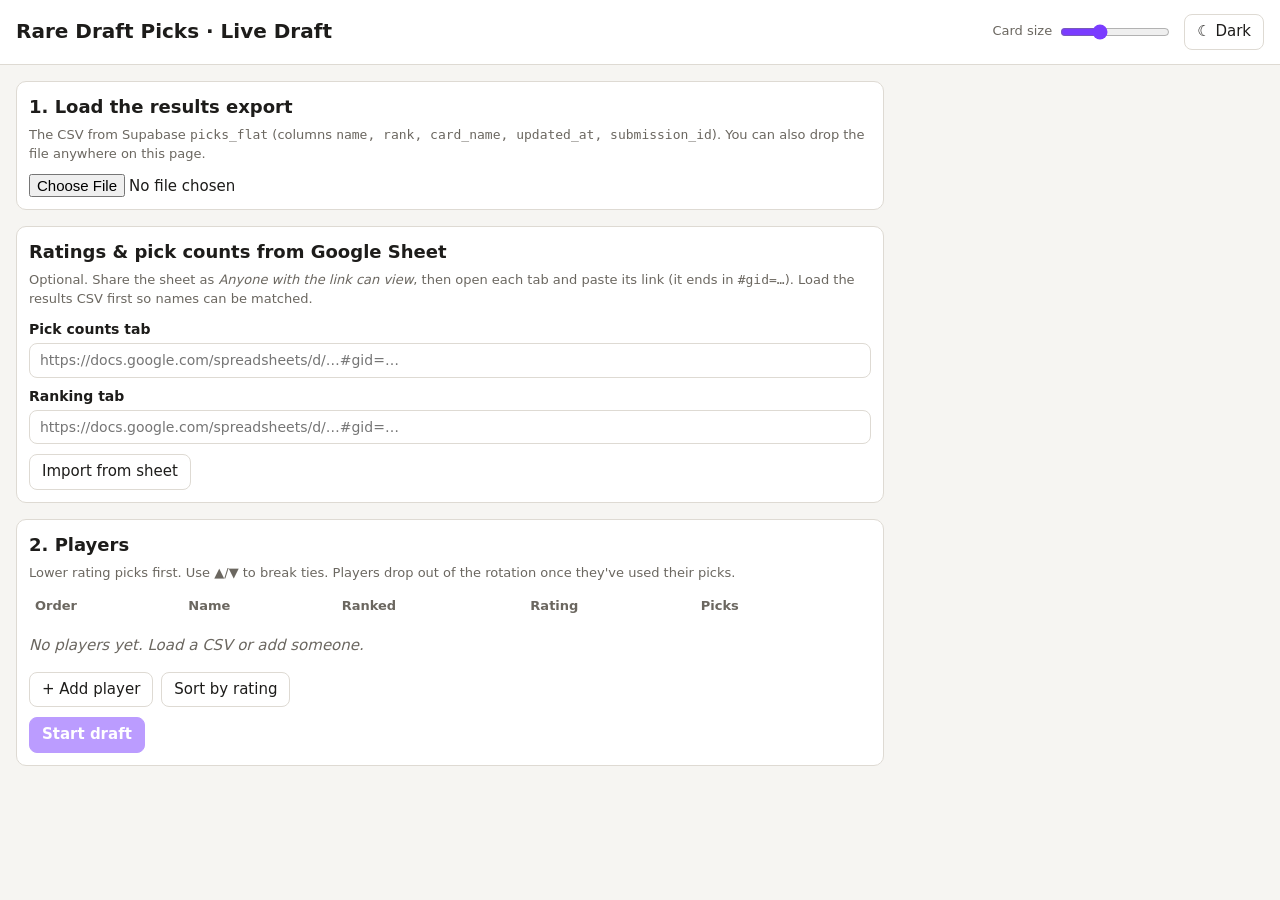
<file: draft.html>
<!doctype html>
<html lang="en">
<head>
  <meta charset="utf-8">
  <meta name="viewport" content="width=device-width, initial-scale=1">
  <title>Live Draft</title>
  <link rel="stylesheet" href="styles.css">
  <link rel="stylesheet" href="draft.css">
  <script src="theme.js"></script>
  <script src="cardsize.js"></script>
</head>
<body>
  <header class="topbar">
    <h1 id="title">Live Draft</h1>
    <div class="topbar-actions">
      <span id="progress" class="deadline" hidden></span>
      <label class="card-size">Card size <input id="card-size" type="range" min="0.6" max="1.8" step="0.05" value="1"></label>
      <button id="undo" type="button" hidden>↶ Undo last pick</button>
      <button id="to-setup" type="button" hidden>Players</button>
      <button id="reset" type="button" class="link">Reset draft</button>
      <button id="theme-toggle" type="button"></button>
    </div>
  </header>

  <!-- ------------------------------------------------------------ setup -->
  <main id="setup" class="view" hidden>
    <section class="pane">
      <h2>1. Load the results export</h2>
      <p class="hint">The CSV from Supabase <code>picks_flat</code> (columns <code>name, rank, card_name, updated_at, submission_id</code>). You can also drop the file anywhere on this page.</p>
      <input id="csv" type="file" accept=".csv,text/csv">
      <span id="csv-status" class="status" role="status"></span>
    </section>

    <section class="pane">
      <h2>Ratings &amp; pick counts from Google Sheet</h2>
      <p class="hint">Optional. Share the sheet as <em>Anyone with the link can view</em>, then open each tab and paste its link (it ends in <code>#gid=…</code>). Load the results CSV first so names can be matched.</p>
      <div class="sheet-links">
        <label>Pick counts tab <input id="sheet-picks" type="text" placeholder="https://docs.google.com/spreadsheets/d/…#gid=…"></label>
        <label>Ranking tab <input id="sheet-rank" type="text" placeholder="https://docs.google.com/spreadsheets/d/…#gid=…"></label>
      </div>
      <div class="row">
        <button id="sheet-import" type="button">Import from sheet</button>
        <span id="sheet-status" class="status" role="status"></span>
      </div>
    </section>

    <section class="pane">
      <h2>2. Players</h2>
      <p class="hint">Lower rating picks first. Use ▲/▼ to break ties. Players drop out of the rotation once they've used their picks.</p>
      <table class="players">
        <thead>
          <tr><th>Order</th><th>Name</th><th>Ranked</th><th>Rating</th><th>Picks</th><th></th></tr>
        </thead>
        <tbody id="player-rows"></tbody>
      </table>
      <p id="no-players" class="empty">No players yet. Load a CSV or add someone.</p>
      <div class="row">
        <button id="add-player" type="button">+ Add player</button>
        <button id="sort-rating" type="button">Sort by rating</button>
      </div>
      <ul id="warnings" class="warnings"></ul>
      <div class="row">
        <button id="start" class="primary" type="button">Start draft</button>
      </div>
    </section>
  </main>

  <!-- ------------------------------------------------------------ draft -->
  <main id="draft" class="view" hidden>
    <section class="upnext" aria-label="Up next">
      <span class="muted">Up next:</span>
      <ol id="upnext"></ol>
    </section>

    <div class="draft-cols">
      <section class="pane clock" aria-label="On the clock">
        <div class="clock-head">
          <div>
            <div class="muted small">On the clock</div>
            <h2 id="clock-name"></h2>
            <div id="clock-meta" class="muted"></div>
          </div>
          <div class="confirm-box">
            <div id="selected" class="selected muted">Select a card</div>
            <button id="confirm" class="primary big" type="button" disabled>Confirm pick</button>
          <button id="pass" class="link" type="button" title="For a player with nothing left on their list: they take their remaining picks after everyone else is done">Pass to end</button>
          <button id="skip" class="link" type="button" title="Use up this pick without taking a card, e.g. for a card that isn't in the app">Skip this pick</button>
          </div>
        </div>

        <h3>Highest available from their list</h3>
        <div id="prefs" class="grid big-grid"></div>
        <p id="prefs-empty" class="empty" hidden>Nothing from their list is left.</p>
        <button id="more" type="button" class="link" hidden></button>

        <h3>Other card…</h3>
        <input id="pool-search" type="search" placeholder="Search the remaining pool, e.g. t:creature o:draw mv&lt;=3" title="Scryfall-style search: o: t: c: id: m: mv: pow: tou: r: kw: is:, plus or, - and ( )">
        <div id="pool" class="grid pool-grid"></div>
        <p id="pool-shown" class="muted small"></p>
      </section>

      <aside class="pane log" aria-label="Drafted so far">
        <h2>Drafted</h2>
        <div id="log"></div>
      </aside>
    </div>
  </main>

  <!-- ------------------------------------------------------------ results -->
  <main id="done" class="view" hidden>
    <section class="pane">
      <div class="row spread">
        <h2>Draft complete</h2>
        <div class="row">
          <button id="back-to-draft" type="button">↶ Undo last pick</button>
          <button id="export" class="primary" type="button">Export CSV</button>
        </div>
      </div>
      <div id="results" class="results"></div>
    </section>
  </main>

  <dialog id="sheet-review">
    <h2>Check the sheet import</h2>
    <div class="colmap">
      <span>Pick counts tab: name <select id="col-p-name"></select> picks <select id="col-p-picks"></select></span>
      <span>Ranking tab: name <select id="col-r-name"></select> rank <select id="col-r-rating"></select></span>
    </div>
    <p class="hint">Rows marked <strong>check</strong> are best guesses. Pick the right submission or choose “New player” / “Skip”.</p>
    <div class="review-wrap">
      <table class="players review">
        <thead><tr><th>Sheet name</th><th>Rank</th><th>Picks</th><th>Submitted list</th><th></th></tr></thead>
        <tbody id="review-rows"></tbody>
      </table>
    </div>
    <ul id="review-notes" class="warnings"></ul>
    <div class="row">
      <button id="review-apply" class="primary" type="button">Apply</button>
      <button id="review-cancel" type="button">Cancel</button>
    </div>
  </dialog>

  <dialog id="zoom">
    <div class="zoom-imgs"></div>
    <form method="dialog"><button class="primary">Close</button></form>
  </dialog>

  <script src="config.js"></script>
  <script src="scryfall-search.js"></script>
  <script src="draft.js"></script>
</body>
</html>
</file>
<file: styles.css>
:root {
  --bg: #f6f5f2;
  --panel: #ffffff;
  --text: #1d1c1a;
  --muted: #6b6760;
  --border: #dedad3;
  --accent: #7a3cff;
  --accent-text: #ffffff;
  --ok: #1f7a3a;
  --warn: #9a5b00;
  --error: #b42318;
  --picked: #7a3cff;
  --radius: 10px;
  --card-scale: 1; /* set by the card size slider (cardsize.js) */
  color-scheme: light;
}

/* Dark tokens apply when the OS prefers dark (unless the toggle forced light), or when the toggle forced dark. */
@media (prefers-color-scheme: dark) {
  :root:not([data-theme="light"]) {
    --bg: #141317;
    --panel: #1d1c22;
    --text: #ecebf0;
    --muted: #9c99a6;
    --border: #34323c;
    --accent: #9b6bff;
    --accent-text: #ffffff;
    --ok: #57c27a;
    --warn: #e7a83c;
    --error: #ff7b72;
    --picked: #9b6bff;
    color-scheme: dark;
  }
}
:root[data-theme="dark"] {
  --bg: #141317;
  --panel: #1d1c22;
  --text: #ecebf0;
  --muted: #9c99a6;
  --border: #34323c;
  --accent: #9b6bff;
  --accent-text: #ffffff;
  --ok: #57c27a;
  --warn: #e7a83c;
  --error: #ff7b72;
  --picked: #9b6bff;
  color-scheme: dark;
}

* { box-sizing: border-box; }

body {
  margin: 0;
  background: var(--bg);
  color: var(--text);
  font: 15px/1.45 system-ui, -apple-system, "Segoe UI", Roboto, sans-serif;
}

button, input, select { font: inherit; color: inherit; }

button {
  cursor: pointer;
  background: var(--panel);
  border: 1px solid var(--border);
  border-radius: 8px;
  padding: 6px 12px;
}
button:disabled { opacity: .5; cursor: not-allowed; }
button.primary { background: var(--accent); color: var(--accent-text); border-color: var(--accent); font-weight: 600; }
button.link { background: none; border: none; padding: 0; color: var(--muted); text-decoration: underline; }

input[type=text], input[type=search], select {
  background: var(--panel);
  border: 1px solid var(--border);
  border-radius: 8px;
  padding: 6px 10px;
  min-width: 0;
}

.muted { color: var(--muted); }
.hint { color: var(--muted); font-size: 13px; margin: 6px 0 10px; }

/* ---------------------------------------------------------------- header */

.topbar {
  display: flex; flex-wrap: wrap; align-items: center; gap: 8px 16px;
  justify-content: space-between;
  padding: 14px 16px;
  border-bottom: 1px solid var(--border);
  background: var(--panel);
}
.topbar h1 { margin: 0; font-size: 20px; }
.topbar-actions { display: flex; flex-wrap: wrap; align-items: center; gap: 8px 12px; }
.card-size { display: inline-flex; align-items: center; gap: 6px; font-size: 13px; color: var(--muted); }
.card-size input { width: 110px; accent-color: var(--accent); }

.deadline { font-size: 14px; font-weight: 600; padding: 4px 10px; border-radius: 999px; border: 1px solid var(--border); }
.deadline.soon { color: var(--warn); border-color: currentColor; }
.deadline.closed { color: var(--error); border-color: currentColor; }

.who {
  display: flex; flex-wrap: wrap; align-items: center; gap: 8px 10px;
  padding: 12px 16px;
}
.who label { font-weight: 600; }
.who input { width: 220px; max-width: 100%; }

.status { font-size: 14px; color: var(--muted); }
.status[data-kind=ok] { color: var(--ok); }
.status[data-kind=warn] { color: var(--warn); }
.status[data-kind=error] { color: var(--error); }

.edit-link {
  margin: 0 16px 12px;
  padding: 12px 14px;
  background: var(--panel);
  border: 1px solid var(--accent);
  border-radius: var(--radius);
  font-size: 14px;
}
.edit-link.flash { animation: flash 1.2s ease 2; }
@keyframes flash { 50% { box-shadow: 0 0 0 4px color-mix(in srgb, var(--accent) 35%, transparent); } }
.edit-link-row { display: flex; gap: 8px; margin-top: 8px; }
.edit-link-row input { flex: 1; font-family: ui-monospace, Consolas, monospace; font-size: 13px; }

/* ---------------------------------------------------------------- layout */

.tabs { display: none; }

.panes {
  display: grid;
  grid-template-columns: minmax(0, 1fr) 340px;
  gap: 16px;
  padding: 0 16px 32px;
  align-items: start;
}

.pane {
  background: var(--panel);
  border: 1px solid var(--border);
  border-radius: var(--radius);
  padding: 12px;
}

.pane.list {
  position: sticky; top: 12px;
  max-height: calc(100vh - 24px);
  overflow-y: auto;
}
.pane.list h2 { margin: 0; font-size: 17px; }

@media (max-width: 820px) {
  .tabs {
    display: flex; gap: 0;
    position: sticky; top: 0; z-index: 5;
    background: var(--bg);
    padding: 8px 16px;
  }
  .tabs button { flex: 1; border-radius: 0; }
  .tabs button:first-child { border-radius: 8px 0 0 8px; }
  .tabs button:last-child { border-radius: 0 8px 8px 0; border-left: none; }
  .tabs button[aria-selected=true] { background: var(--accent); color: var(--accent-text); border-color: var(--accent); }

  .panes { grid-template-columns: minmax(0, 1fr); }
  .panes[data-active=browse] .pane.list,
  .panes[data-active=list] .pane.browse { display: none; }
  .pane.list { position: static; max-height: none; }
}

/* ---------------------------------------------------------------- filters + grid */

.filters { display: flex; flex-wrap: wrap; gap: 8px; align-items: center; }
.search-box { display: flex; gap: 4px; flex: 1 1 260px; }
.search-box input { flex: 1; }
#shown { font-size: 13px; }

.colors { display: flex; align-items: center; gap: 4px; }
.colors-only { display: inline-flex; align-items: center; gap: 4px; margin-left: 4px; font-size: 13px; color: var(--muted); cursor: pointer; }
.colors-only input { accent-color: var(--accent); margin: 0; }
.pip {
  width: 30px; height: 30px; padding: 0;
  border-radius: 50%;
  font-weight: 700; font-size: 12px;
  opacity: .55;
}
.pip.on { opacity: 1; outline: 2px solid var(--accent); outline-offset: 1px; }
.pip.W { background: #f8f3d8; color: #4a4434; }
.pip.U { background: #b7d9f0; color: #0e3c5c; }
.pip.B { background: #b9b2ad; color: #1c1917; }
.pip.R { background: #f2b6a0; color: #6b1d07; }
.pip.G { background: #a9d8b5; color: #12402a; }
.pip.C { background: #d8d6d2; color: #3b3a38; }
.pip.M { background: linear-gradient(135deg, #f1d77a, #e4a46f); color: #4a2c05; }

.grid {
  display: grid;
  /* Each grid sets its base column width in --card-min; the slider scales it. min() keeps one column from overflowing. */
  --card-min: 180px;
  grid-template-columns: repeat(auto-fill, minmax(min(100%, calc(var(--card-min) * var(--card-scale))), 1fr));
  gap: 10px;
}
@media (max-width: 420px) {
  .grid { --card-min: 160px; gap: 8px; }
}

.tile {
  position: relative;
  padding: 0; border: none; background: none;
  border-radius: 4.75% / 3.4%;
  overflow: hidden;
  transition: transform .12s ease;
}
.tile:hover { transform: translateY(-2px); }
.tile:focus-visible { outline: 3px solid var(--accent); outline-offset: 2px; }
.tile img { display: block; width: 100%; height: auto; aspect-ratio: 488 / 680; background: var(--border); }
.tile.picked { box-shadow: 0 0 0 3px var(--picked); }

.badge {
  position: absolute; top: 8%; right: 6px;
  min-width: 28px; padding: 2px 8px;
  border-radius: 999px;
  background: var(--picked); color: #fff;
  font-weight: 700; font-size: 13px;
}
.zoom {
  position: absolute; bottom: 6px; right: 6px;
  width: 30px; height: 30px; line-height: 30px;
  border-radius: 50%;
  background: rgba(0, 0, 0, .65); color: #fff;
  font-size: 16px; text-align: center;
  cursor: zoom-in;
}

.qty {
  position: absolute; bottom: 6px; left: 6px;
  padding: 3px 8px;
  border-radius: 999px;
  background: rgba(0, 0, 0, .7); color: #fff;
  font-size: 12px; font-weight: 600;
}
.tile.maxed { cursor: not-allowed; }
.tile.maxed img { opacity: .45; }
.tile.maxed:hover { transform: none; }

body.locked .tile { cursor: default; }
body.locked .tile:hover { transform: none; }
body.locked .picks .icon { display: none; }

/* ---------------------------------------------------------------- priority list */

.picks { list-style: none; margin: 0; padding: 0; }
.pick {
  display: flex; align-items: center; gap: 8px;
  padding: 6px;
  border: 1px solid var(--border);
  border-radius: 8px;
  margin-bottom: 6px;
  background: var(--panel);
  cursor: grab;
  user-select: none;
}
.pick.sortable-ghost { opacity: .35; }
.pick.sortable-chosen { box-shadow: 0 4px 14px rgba(0, 0, 0, .18); }
.rank { width: 36px; flex: none; font-weight: 700; color: var(--accent); text-align: right; }
.thumb { width: 34px; height: 47px; object-fit: cover; border-radius: 3px; flex: none; background: var(--border); }
.pick-name { flex: 1; min-width: 0; font-size: 14px; overflow-wrap: anywhere; }
.copy, .alt { color: var(--muted); font-size: 12px; }
/* A grid tile dragged over the list shows as a slim insertion line. */
.picks > .tile {
  display: block; width: 100%; height: 6px;
  margin-bottom: 6px;
  border-radius: 3px;
  background: var(--accent);
  box-shadow: none; transform: none;
}
.picks > .tile > * { display: none; }
/* The copy that follows the mouse: no transition, or it lags behind the cursor (Sortable moves it
   with transform). Faded so the list stays readable underneath; !important beats Sortable's inline opacity. */
.tile.sortable-fallback { opacity: .4 !important; transition: none; pointer-events: none; box-shadow: none; }
.icon { padding: 2px 8px; flex: none; }
.icon.danger { color: var(--error); }
.empty { color: var(--muted); font-style: italic; }

/* ---------------------------------------------------------------- zoom dialog */

dialog#zoom {
  border: none; border-radius: var(--radius);
  background: var(--panel); color: var(--text);
  padding: 16px; max-width: min(96vw, 1000px);
}
dialog#zoom::backdrop { background: rgba(0, 0, 0, .6); }
.zoom-imgs { display: flex; flex-wrap: wrap; gap: 12px; justify-content: center; }
.zoom-imgs img { width: min(80vw, 400px); height: auto; border-radius: 4.75% / 3.4%; }
dialog#zoom form { text-align: center; margin-top: 12px; }

/* ---------------------------------------------------------------- hover zoom */

.hover-zoom {
  position: fixed; z-index: 20;
  display: flex; gap: 8px;
  pointer-events: none;
}
.hover-zoom[hidden] { display: none; }
.hover-zoom img {
  width: 300px; height: auto; aspect-ratio: 488 / 680;
  border-radius: 4.75% / 3.4%;
  background: var(--border);
  box-shadow: 0 8px 28px rgba(0, 0, 0, .35);
}

/* ---------------------------------------------------------------- syntax help */

dialog#syntax {
  border: none; border-radius: var(--radius);
  background: var(--panel); color: var(--text);
  padding: 16px 20px; max-width: min(96vw, 640px);
}
dialog#syntax::backdrop { background: rgba(0, 0, 0, .6); }
dialog#syntax h2 { margin: 0 0 6px; font-size: 18px; }
dialog#syntax p { margin: 0 0 10px; font-size: 14px; }
dialog#syntax a { color: var(--accent); }
dialog#syntax table { border-collapse: collapse; font-size: 14px; width: 100%; }
dialog#syntax td { padding: 5px 6px; border-top: 1px solid var(--border); vertical-align: top; }
dialog#syntax td:last-child { color: var(--muted); }
dialog#syntax code { font-size: 13px; white-space: nowrap; }
dialog#syntax form { text-align: center; margin-top: 12px; }
</file>
<file: draft.css>
/* Live draft page. Builds on styles.css (theme tokens, buttons, .tile, .badge, .qty, .zoom, dialog). */

.view { padding: 16px; display: grid; grid-template-columns: minmax(0, 1fr); gap: 16px; }
.view[hidden] { display: none; }
.view h2 { margin: 0 0 4px; font-size: 18px; }
.view h3 { margin: 18px 0 8px; font-size: 15px; }
.small { font-size: 13px; }
.row { display: flex; flex-wrap: wrap; gap: 8px; align-items: center; margin-top: 10px; }
.row.spread { justify-content: space-between; margin-top: 0; }
code { font-size: 13px; }

/* ---------------------------------------------------------------- setup */

#setup { max-width: 900px; }

.players { width: 100%; border-collapse: collapse; margin-top: 6px; }
.players th { text-align: left; font-size: 13px; color: var(--muted); font-weight: 600; padding: 4px 6px; }
.players td { padding: 4px 6px; border-top: 1px solid var(--border); }
.players .order { white-space: nowrap; }
.players .order .rank { display: inline-block; width: 24px; }
.players .icon { padding: 2px 6px; margin-left: 2px; }
.players .pname { width: 100%; min-width: 120px; }
.players .num { width: 80px; }
.players input[type=number] {
  background: var(--panel); border: 1px solid var(--border); border-radius: 8px; padding: 6px 8px;
}

.warnings { margin: 12px 0 0; padding-left: 20px; color: var(--warn); font-size: 14px; }
.warnings:empty { display: none; }

@media (max-width: 600px) {
  .players th:nth-child(3), .players td:nth-child(3) { display: none; }
  .players .num { width: 56px; }
  .players td, .players th { padding: 4px 3px; }
  .players .pname { min-width: 0; }
  .players .order .icon { display: block; margin: 2px 0; }
}

/* ---------------------------------------------------------------- sheet import */

.sheet-links { display: grid; gap: 8px; }
.sheet-links label { display: grid; gap: 4px; font-weight: 600; font-size: 14px; }
.sheet-links input { width: 100%; font-weight: normal; }

dialog#sheet-review {
  border: none; border-radius: var(--radius);
  background: var(--panel); color: var(--text);
  padding: 16px; width: min(96vw, 820px);
}
dialog#sheet-review::backdrop { background: rgba(0, 0, 0, .6); }
dialog#sheet-review h2 { margin: 0 0 10px; font-size: 18px; }
.colmap { display: flex; flex-wrap: wrap; gap: 6px 18px; font-size: 14px; }
.colmap select { max-width: 160px; }
.review-wrap { max-height: 55vh; overflow: auto; }
.review select { width: 100%; min-width: 140px; }
.review tr.guess td { background: color-mix(in srgb, var(--warn) 12%, transparent); }
.review .status { white-space: nowrap; font-weight: 600; }

@media (max-width: 600px) {
  .review th:nth-child(3), .review td:nth-child(3) { display: table-cell; }
  .review select { min-width: 0; }
}

/* ---------------------------------------------------------------- draft */

.upnext {
  display: flex; align-items: center; gap: 8px;
  overflow-x: auto; white-space: nowrap;
  padding: 8px 12px;
  background: var(--panel); border: 1px solid var(--border); border-radius: var(--radius);
}
.upnext ol { display: flex; gap: 6px; list-style: none; margin: 0; padding: 0; }
.turn { padding: 3px 10px; border: 1px solid var(--border); border-radius: 999px; font-size: 14px; }
.turn.new-round { border-left: 3px solid var(--accent); }

.draft-cols {
  display: grid;
  grid-template-columns: minmax(0, 1fr) 300px;
  gap: 16px;
  align-items: start;
}
@media (max-width: 900px) {
  .draft-cols { grid-template-columns: minmax(0, 1fr); }
}

.clock-head {
  display: flex; flex-wrap: wrap; justify-content: space-between; align-items: center; gap: 12px;
  padding-bottom: 12px; border-bottom: 1px solid var(--border);
}
#clock-name { font-size: 30px; margin: 0; color: var(--accent); }
.confirm-box { display: flex; flex-direction: column; align-items: flex-end; gap: 6px; max-width: 100%; }
.selected { font-size: 15px; text-align: right; }
.sel-name { font-weight: 700; }
button.big { padding: 10px 20px; font-size: 16px; }

.big-grid { --card-min: 190px; }
.pool-grid, .result-grid { --card-min: 110px; gap: 8px; }
@media (max-width: 420px) {
  .big-grid { --card-min: 160px; }
  .pool-grid, .result-grid { --card-min: 100px; }
}

.rank-badge { top: 11%; left: 6px; right: auto; }
.tile.sel { box-shadow: 0 0 0 4px var(--accent); transform: translateY(-3px); }
.tile.sel img { filter: brightness(1.05); }

#pool-search { width: 100%; margin-bottom: 10px; }
#more { margin-top: 8px; }

.log { position: sticky; top: 12px; max-height: calc(100vh - 24px); overflow-y: auto; }
@media (max-width: 900px) { .log { position: static; max-height: none; } }
.log-player { padding: 8px 0; border-top: 1px solid var(--border); }
.log-player:first-child { border-top: none; }
.log-player.active .log-head strong { color: var(--accent); }
.log-cards { margin: 4px 0 0; padding-left: 22px; font-size: 13px; }
.log-cards:empty { display: none; }

/* ---------------------------------------------------------------- results */

.results { display: grid; gap: 8px; }
.result h3 { margin: 14px 0 8px; }
</file>
